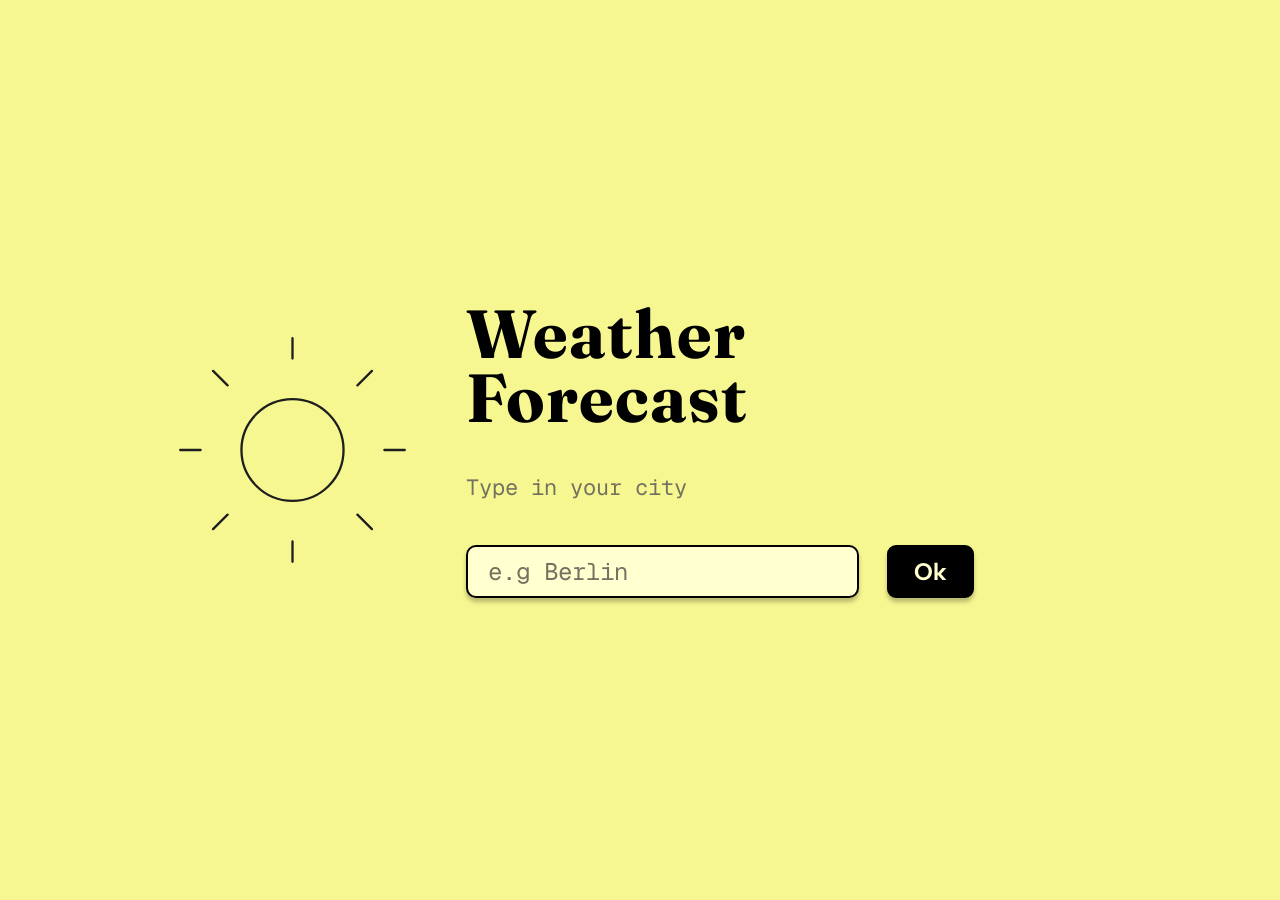
<file: index.html>
<!DOCTYPE html>
<html lang="en">
     <head>
        <meta charset="utf-8">
        <meta name="viewport" content="width=device-width, initial-scale=1">
        <title>Weather Forecast</title>
        <meta name="description" content="Type in your city to see the current weather, hourly temperatures and a 7-day forecast.">
        <meta property="og:type" content="website">
        <meta property="og:title" content="Weather Forecast">
        <meta property="og:description" content="Type in your city to see the weather forecast.">
        <link rel="icon" type="image/svg+xml" href="icons/Sun.svg">
        <script src="shared.js" defer></script>
        <script src="script.js" defer></script>
        <link rel="stylesheet" href="style.css">
        <link rel="preconnect" href="https://fonts.googleapis.com">
        <link rel="preconnect" href="https://fonts.gstatic.com" crossorigin>
        <link href="https://fonts.googleapis.com/css2?family=Albert+Sans:wght@400;500;700&family=Fraunces:ital,opsz,wght@0,9..144,100..900;1,9..144,100..900&family=Geist+Mono:ital,wght@0,100..900;1,100..900&display=swap" rel="stylesheet">
    </head>
    <body class="start-page">
        <main class="hero">
            <img src="icons/Sun.svg" alt="" class="hero-sun">
            <div class="hero-text">
                <h1 class="hero-title">Weather<br>Forecast</h1>
                <p class="hero-subtitle">Type in your city</p>
                <div class="hero-search">
                    <div class="search-wrapper">
                        <input type="text" id="city" name="city" class="hero-input" placeholder="e.g Berlin" aria-label="City name" autocomplete="off">
                        <div id="city-suggestions"></div>
                    </div>
                    <button id="search-btn" type="button" class="hero-btn" aria-label="Go to weather forecast">Ok</button>
                </div>
            </div>
        </main>
        <div id="toast" role="status" aria-live="polite"></div>
    </body></html>
</file>
<file: style.css>
:root {
    --monoFont: "Geist Mono", monospace;
    --fancyFont: "Fraunces", serif;
    --uiFont: "Albert Sans", sans-serif;
    --yellow-light: #ffffd0;
    --yellow-bg: #f7f791;
    --grey: #7f7f7f;
    --dark-grey: #676767;
    --light-orange: rgba(245, 168, 74, 0.7);
    --hero-grey: #737160;
    --sidebar-width: 260px;

    /* ── Weather-state theme (overridden per .theme-* below) ── */
    --bg: var(--yellow-bg);
    --surface: var(--yellow-light);
    --accent-selected: var(--light-orange);
    --bar-color: rgba(245, 168, 74, 0.65);
    --bar-color-active: rgb(240, 149, 38);
    --bar-color-hover: rgba(245, 168, 74, 1);
    --tooltip-bg: var(--light-orange);
}

body.theme-rainy {
    --bg: #99CBFF;
    --surface: #C5E2FF;
    --accent-selected: rgba(176, 151, 236, 0.48);
    --bar-color: rgba(86, 50, 172, 0.36);
    --bar-color-active: rgb(86, 50, 172);
    --bar-color-hover: rgba(86, 50, 172, 0.75);
    --tooltip-bg: rgba(86, 50, 172, 0.36);
}

body.theme-cloudy {
    --bg: #ccd2da;
    --surface: #e9eef3;
    --accent-selected: rgba(108, 134, 167, 0.51);
    --bar-color: rgba(80, 128, 190, 0.35);
    --bar-color-active: rgb(80, 128, 190);
    --bar-color-hover: rgba(80, 128, 190, 0.8);
    --tooltip-bg: rgba(80, 128, 190, 0.35);
}

body.theme-snowy {
    --bg: #dcf2ff;
    --surface: #f6fcff;
    --accent-selected: rgba(89, 232, 251, 0.45);
    --bar-color: rgba(89, 232, 251, 0.45);
    --bar-color-active: rgb(89, 232, 251);
    --bar-color-hover: rgba(89, 232, 251, 0.8);
    --tooltip-bg: rgba(89, 232, 251, 0.45);
}

body.theme-stormy {
    --bg: #B697FF;
    --surface: #e2d4ff;
    --accent-selected: rgba(205, 46, 67, 0.46);
    --bar-color: rgba(205, 46, 67, 0.46);
    --bar-color-active: rgb(205, 46, 67);
    --bar-color-hover: rgba(205, 46, 67, 0.8);
    --tooltip-bg: rgba(205, 46, 67, 0.46);
}

body.theme-partly-cloudy {
    --bg: linear-gradient(to bottom, rgba(255, 251, 143), #C9D0D6);
    --surface: #f8fce3;
    --accent-selected: rgba(247, 178, 104, 0.6);
    --bar-color: rgba(247, 178, 104, 0.6);
    --bar-color-active: rgb(228, 171, 110);
    --bar-color-hover: rgba(228, 171, 110, 0.8);
    --tooltip-bg: rgba(247, 178, 104, 0.6);
}

* {
    margin: 0;
    padding: 0;
    box-sizing: border-box;
}

body {
    background: var(--bg);
    padding: 40px 80px;
    font-family: var(--monoFont);
    transition: background-color 0.4s ease;
}

/* ── Header ── */
header {
    display: flex;
    align-items: center;
    gap: 24px;
    margin-bottom: 28px;
}

.back-btn {
    width: 57px;
    height: 57px;
    border-radius: 50%;
    background: var(--surface);
    border: 1.5px solid #000;
    box-shadow: 0 4px 4px rgba(0, 0, 0, 0.4);
    display: flex;
    align-items: center;
    justify-content: center;
    font-size: 1.4rem;
    flex-shrink: 0;
    text-decoration: none;
    color: #000;
    transition: background-color 0.4s ease;
}

h1 {
    font-family: var(--fancyFont);
    font-weight: 600;
    font-size: 3rem;
    font-variation-settings: "SOFT" 0, "WONK" 1;
    flex: 1;
}

#new-city {
    background: var(--surface) url("icons/magnifying_glas.svg") no-repeat 20px center;
    background-size: 18px 18px;
    border: 2px solid #000;
    border-radius: 999px;
    box-shadow: 0 4px 4px rgba(0, 0, 0, 0.4);
    padding: 0 24px 0 48px;
    height: 57px;
    width: var(--sidebar-width);
    font-family: var(--monoFont);
    font-size: 0.95rem;
    color: var(--grey);
    outline: none;
    transition: background-color 0.4s ease;
}

/* ── Suggestions ── */
.search-wrapper {
    position: relative;
}

#city-suggestions {
    display: none;
    position: absolute;
    top: calc(100% + 4px);
    left: 0;
    right: 0;
    background: #fff;
    border: 1px solid #ddd;
    border-radius: 8px;
    box-shadow: 0 4px 12px rgba(0, 0, 0, 0.15);
    z-index: 100;
    overflow: hidden;
}

.suggestion-item {
    padding: 10px 14px;
    cursor: pointer;
    color: #333;
    font-family: var(--monoFont);
    font-size: 0.9rem;
}

.suggestion-item:hover,
.suggestion-item.active {
    background: #f0f0f0;
}

body.loading .weather-card,
body.loading .forecast-sidebar {
    opacity: 0.5;
    pointer-events: none;
}

body.loading .weather-card {
    position: relative;
}

body.loading .weather-card::after {
    content: "Loading…";
    position: absolute;
    top: 50%;
    left: 50%;
    transform: translate(-50%, -50%);
    font-family: var(--monoFont);
    font-size: 1rem;
}

.suggestion-empty {
    padding: 10px 14px;
    color: #888;
    font-family: var(--monoFont);
    font-size: 0.9rem;
}

/* ── Main layout ── */
.layout {
    display: flex;
    gap: 28px;
    align-items: stretch;
}

/* ── Weather card ── */
.weather-card {
    flex: 1;
    min-width: 0;
    background: var(--surface);
    border: 2px solid #000;
    border-radius: 15px;
    filter: drop-shadow(0 4px 2px rgba(0, 0, 0, 0.25));
    padding: 36px 40px;
    transition: background-color 0.4s ease;
}

.weather-date-block {
    margin-bottom: 10px;
}

#date {
    font-family: var(--monoFont);
    font-size: 1.1rem;
    color: var(--grey);
    margin-bottom: 2px;
}

.weekday-row {
    display: flex;
    align-items: baseline;
    gap: 16px;
}

#week-day {
    font-family: var(--fancyFont);
    font-size: 3rem;
    font-weight: 400;
    font-variation-settings: "SOFT" 0, "WONK" 1;
}

#weather-state {
    font-family: var(--monoFont);
    font-size: 1.5rem;
    color: var(--grey);
}

/* ── Weather main row ── */
.weather-main {
    display: flex;
    align-items: center;
    margin-bottom: 15px;
}

.weather-left {
    display: flex;
    align-items: center;
    gap: 20px;
    flex: 1;
}

#weather-icon {
    width: 110px;
    height: 110px;
    object-fit: contain;
    flex-shrink: 0;
}

#current-temp {
    font-family: var(--fancyFont);
    font-size: 3rem;
    font-weight: 400;
    font-variation-settings: "SOFT" 0, "WONK" 1;
    margin-bottom: 6px;
}

.max-min-temps {
    display: flex;
    align-items: baseline;
    gap: 10px;
    color: var(--grey);
}

#max-temp {
    font-family: var(--monoFont);
    font-size: 1.8rem;
}

#max-temp.headline {
    font-family: var(--fancyFont);
    font-size: 3rem;
    color: #000;
}

#min-temp {
    font-family: var(--monoFont);
    font-size: 1.6rem;
}

.chart-wrapper {
    position: relative;
    height: clamp(180px, 28vw, 280px);
}

.chart-tooltip {
    position: absolute;
    left: 0;
    top: 0;
    transform: translate(-50%, -100%);
    background: var(--tooltip-bg);
    border-radius: 6px;
    padding: 1px 8px 6px;
    pointer-events: none;
    opacity: 0;
    transition: opacity 0.1s ease, left 0.08s ease, top 0.08s ease, background-color 0.4s ease;
    z-index: 5;
}

.chart-tooltip.show {
    opacity: 1;
}

.chart-tooltip::after {
    content: "";
    position: absolute;
    bottom: -8px;
    left: 50%;
    transform: translateX(-50%);
    width: 0;
    height: 0;
    border-left: 8px solid transparent;
    border-right: 8px solid transparent;
    border-top: 8px solid var(--tooltip-bg);
    transition: border-top-color 0.4s ease;
}

.chart-tooltip-time {
    display: block;
    font-family: var(--monoFont);
    font-size: 11px;
    letter-spacing: -0.66px;
    line-height: 18px;
    color: var(--dark-grey);
    white-space: nowrap;
    text-align: center;
}

.chart-tooltip-temp {
    display: block;
    font-family: var(--monoFont);
    font-size: 18px;
    line-height: 18px;
    color: #000;
    white-space: nowrap;
    text-align: center;
}


.weather-divider {
    width: 1px;
    height: 150px;
    background: rgba(0, 0, 0, 0.25);
    flex-shrink: 0;
    margin: 0 36px;
}

/* ── Weather indicators ── */
.weather-indicators {
    flex: 1;
    display: flex;
    flex-direction: column;
    gap: 24px;
}

.indicator-row {
    display: flex;
    align-items: baseline;
    gap: 16px;
}

.indicator-label {
    font-family: var(--monoFont);
    font-size: 1rem;
    color: var(--dark-grey);
    width: 100px;
    flex-shrink: 0;
}

.indicator-value {
    font-family: var(--fancyFont);
    font-size: 1.6rem;
    font-variation-settings: "SOFT" 0, "WONK" 1;
}

.chart-label {
    font-family: var(--monoFont);
    font-size: 1rem;
    color: var(--grey);
    letter-spacing: 0.03em;
    margin-bottom: 25px;
}

/* ── Forecast sidebar ── */
.forecast-sidebar {
    display: flex;
    flex-direction: column;
    justify-content: space-between;
    gap: 8px;
    width: var(--sidebar-width);
    flex-shrink: 0;
}

.forecast-card {
    background: var(--surface);
    border: 2px solid #000;
    border-radius: 10px;
    padding: 14px 20px;
    display: flex;
    flex: none;
    align-items: center;
    gap: 12px;
    box-shadow: 0 4px 4px rgba(0, 0, 0, 0.4);
    min-height: 78px;
    cursor: pointer;
    transition: background-color 0.4s ease;
}

.forecast-card.selected {
    background: var(--accent-selected);
}

.forecast-card img {
    width: 30px;
    height: 30px;
    object-fit: contain;
    flex-shrink: 0;
    margin-left: 26px;
}

.fc-day {
    font-family: var(--fancyFont);
    font-size: 1.8rem;
    font-variation-settings: "SOFT" 0, "WONK" 1;
    width: 44px;
    flex-shrink: 0;
}

.fc-temps {
    display: flex;
    align-items: baseline;
    gap: 6px;
    margin-left: auto;
}

.fc-high {
    font-family: var(--fancyFont);
    font-size: 1.6rem;
    font-variation-settings: "SOFT" 0, "WONK" 1;
}

.fc-low {
    font-family: var(--monoFont);
    font-size: 1.1rem;
    color: #6b6b6b;
}

/* ── Toast ── */
#toast {
    position: fixed;
    top: 32px;
    right: 32px;
    background: #e60d0d;
    color: #fff;
    padding: 12px 24px;
    border-radius: 8px;
    font-family: var(--monoFont);
    opacity: 0;
    transition: opacity 0.2s ease;
    pointer-events: none;
    z-index: 999;
}

#toast.show {
    opacity: 1;
}

/* ── Start / landing page ── */
body.start-page {
    min-height: 100vh;
    display: flex;
    align-items: center;
    justify-content: center;
    padding: clamp(12px, 3vw, 40px);
}

/* every size below scales with the window width, capped at the desktop size */
.hero {
    display: flex;
    align-items: center;
    gap: clamp(4px, 4vw, 60px);
    max-width: 1100px;
    width: 100%;
    flex-wrap: nowrap;
    overflow-x: clip;
    margin-inline: clamp(0px, 15vw - 60px, 150px);
}

.hero-sun {
    flex: 0 1 26%;
    min-width: 0;
    max-width: 265px;
    height: auto;
    aspect-ratio: 1;
}

.hero-text {
    display: flex;
    flex-direction: column;
    gap: clamp(4px, 4vw, 44px);
    flex: 1 1 0;
    max-width: 528px;
    min-width: 0;
}

.hero-title {
    font-family: var(--fancyFont);
    font-weight: 700;
    font-size: clamp(7px, 9vw, 68px);
    line-height: 0.94;
    letter-spacing: 1px;
    color: #000;
    margin: 0;
}

.hero-subtitle {
    font-family: var(--monoFont);
    font-weight: 400;
    font-size: clamp(5px, 3.4vw, 22px);
    color: var(--hero-grey);
    margin: 0;
}

.hero-search {
    display: flex;
    align-items: center;
    gap: clamp(2px, 2.5vw, 28px);
    flex-wrap: nowrap;
}

.hero-search .search-wrapper {
    order: 0;
    flex: 1;
    min-width: 0;
    max-width: 393px;
}

.hero-input {
    background: var(--yellow-light);
    border: 2px solid #000;
    border-radius: 10px;
    box-shadow: 0 4px 4px rgba(0, 0, 0, 0.25);
    height: clamp(36px, 7vw, 53px);
    width: 100%;
    padding: 0 clamp(4px, 2.5vw, 20px);
    font-family: var(--monoFont);
    font-size: clamp(16px, 4vw, 24px);
    color: #000;
    outline: none;
}

.hero-input::placeholder {
    color: var(--hero-grey);
    opacity: 1;
}

.hero-btn {
    background: #000;
    border: 2px solid #000;
    border-radius: 9px;
    box-shadow: 0 4px 4px rgba(0, 0, 0, 0.25);
    height: clamp(36px, 7vw, 53px);
    width: clamp(20px, 10vw, 87px);
    font-family: var(--uiFont);
    font-size: clamp(8px, 4vw, 24px);
    font-weight: 700;
    color: var(--yellow-light);
    cursor: pointer;
    flex-shrink: 0;
}

/* ── Responsive: main weather page ── */
@media (max-width: 1000px) {
    body {
        padding: 24px 20px;
    }

    header {
        flex-wrap: wrap;
    }

    .search-wrapper {
        width: 100%;
        order: 3;
    }

    #new-city {
        width: 100%;
    }

    .layout {
        flex-direction: column;
        gap: 20px;
    }

    .weather-card {
        padding: 24px;
    }

    .forecast-sidebar {
        width: 100%;
        flex-direction: row;
        flex-wrap: wrap;
    }

    .forecast-card {
        flex: 0 1 calc(50% - 4px);
    }
}

@media (max-width: 700px) {
    .weather-main {
        flex-direction: column;
        align-items: flex-start;
        gap: 20px;
    }

    .weather-divider {
        display: none;
    }

    .weather-indicators {
        width: 100%;
    }
}

@media (max-width: 480px) {
    h1 {
        font-size: 2rem;
    }

    #week-day {
        font-size: 2rem;
    }

    #current-temp,
    #max-temp.headline {
        font-size: 2rem;
    }

    .forecast-card {
        flex: 1 1 100%;
    }
}
</file>
